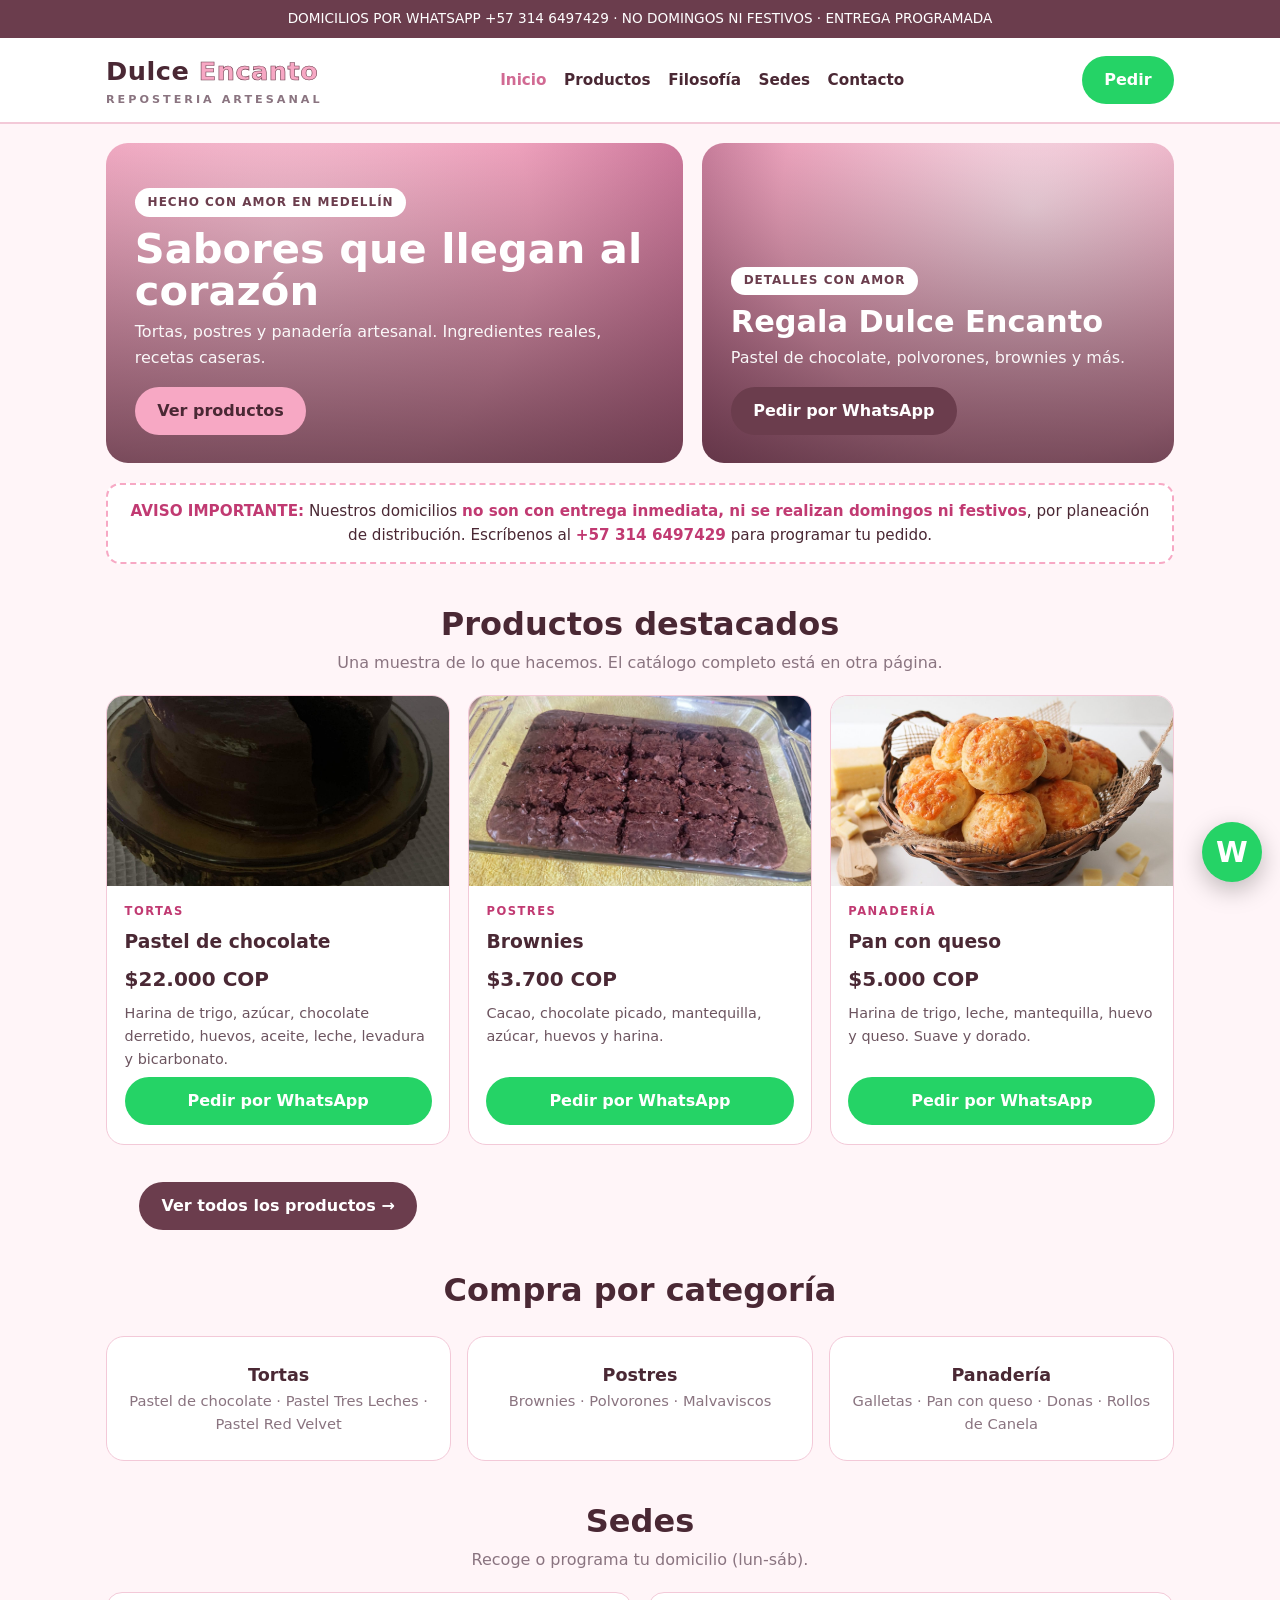
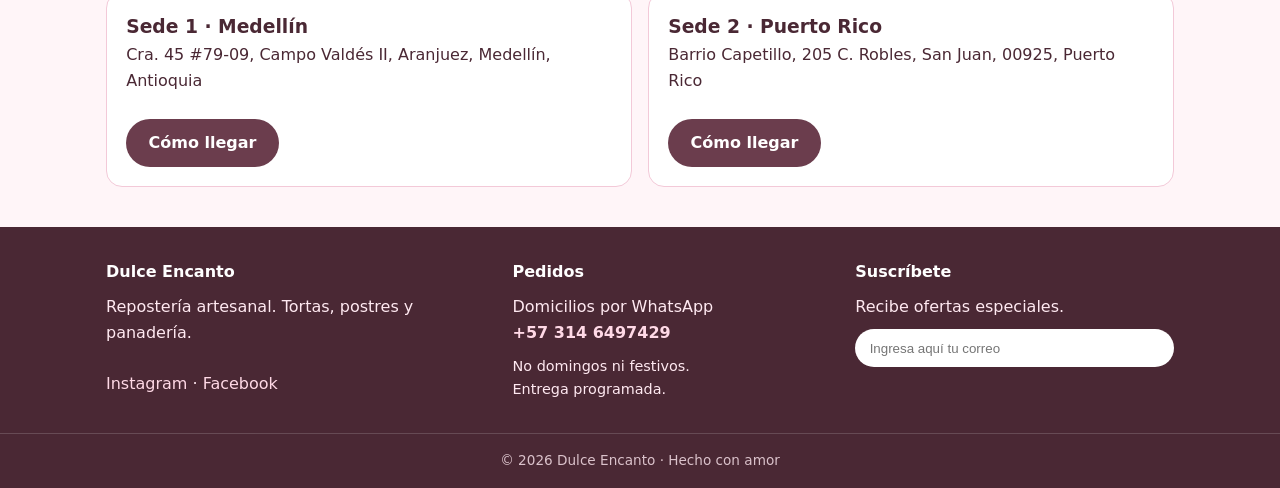
<file: index.html>
<!DOCTYPE html>
<html lang="es">
  <head>
    <meta charset="UTF-8">
    <meta name="viewport" content="width=device-width, initial-scale=1.0">
    <title>Dulce Encanto - Repostería artesanal</title>
    <meta name="description" content="Dulce Encanto - Tortas, postres y panadería artesanal en Medellín. Pedidos por WhatsApp.">
    <link rel="stylesheet" href="css/styles.css">
  </head>
  <body>
    <div class="franja-superior">DOMICILIOS POR WHATSAPP +57 314 6497429 · NO DOMINGOS NI FESTIVOS · ENTREGA PROGRAMADA</div>
    <header>
      <nav class="navegacion">
        <a class="logotipo" href="index.html">
          Dulce <span>Encanto</span>
          <small>REPOSTERIA ARTESANAL</small>
        </a>
        <div class="enlaces">
          <a href="index.html" class="activo">Inicio</a>
          <a href="productos.html">Productos</a>
          <a href="filosofia.html">Filosofía</a>
          <a href="#sedes">Sedes</a>
          <a href="#contacto">Contacto</a>
        </div>
        <a class="boton whatsapp" href="https://wa.me/573146497429?text=Hola%20Dulce%20Encanto%2C%20quiero%20hacer%20un%20pedido" target="_blank">Pedir</a>
      </nav>
    </header>

    <div class="portada">
      <div class="tarjeta-portada portada-principal">
        <div>
          <span class="etiqueta">HECHO CON AMOR EN MEDELLÍN</span>
          <h2>Sabores que llegan al corazón</h2>
          <p>Tortas, postres y panadería artesanal. Ingredientes reales, recetas caseras.</p>
          <a class="boton rosa" href="productos.html">Ver productos</a>
        </div>
      </div>
      <div class="tarjeta-portada portada-secundaria">
        <div>
          <span class="etiqueta">DETALLES CON AMOR</span>
          <h2 style="font-size:1.9rem">Regala Dulce Encanto</h2>
          <p>Pastel de chocolate, polvorones, brownies y más.</p>
          <a class="boton" href="https://wa.me/573146497429?text=Hola%2C%20quiero%20regalar%20un%20detalle%20de%20Dulce%20Encanto" target="_blank">Pedir por WhatsApp</a>
        </div>
      </div>
    </div>

    <div class="aviso">
      <div>
        <strong>AVISO IMPORTANTE:</strong> Nuestros domicilios
        <strong>no son con entrega inmediata, ni se realizan domingos ni festivos</strong>, por planeación de distribución. Escríbenos al
        <a href="https://wa.me/573146497429" target="_blank"><strong>+57 314 6497429</strong></a>
        para programar tu pedido.
      </div>
    </div>

    <section>
      <div class="titulo-seccion">
        <h2>Productos destacados</h2>
        <p>Una muestra de lo que hacemos. El catálogo completo está en otra página.</p>
      </div>
      <div class="cuadricula">
        <div class="tarjeta">
          <div class="foto"><img src="image/IMG_6051.jpg" alt="Pastel de chocolate" loading="lazy"></div>
          <div class="contenido-tarjeta">
            <span class="categoria">tortas</span>
            <h3>Pastel de chocolate</h3>
            <div class="precio">$22.000 COP</div>
            <p>Harina de trigo, azúcar, chocolate derretido, huevos, aceite, leche, levadura y bicarbonato.</p>
            <a class="boton whatsapp" target="_blank" href="https://wa.me/573146497429?text=Hola%20Dulce%20Encanto%2C%20quiero%20pedir%3A%20Pastel%20de%20chocolate">Pedir por WhatsApp</a>
          </div>
        </div>
        <div class="tarjeta">
          <div class="foto"><img src="image/IMG_6919.jpg" alt="Brownies" loading="lazy"></div>
          <div class="contenido-tarjeta">
            <span class="categoria">postres</span>
            <h3>Brownies</h3>
            <div class="precio">$3.700 COP</div>
            <p>Cacao, chocolate picado, mantequilla, azúcar, huevos y harina.</p>
            <a class="boton whatsapp" target="_blank" href="https://wa.me/573146497429?text=Hola%20Dulce%20Encanto%2C%20quiero%20pedir%3A%20Brownies">Pedir por WhatsApp</a>
          </div>
        </div>
        <div class="tarjeta">
          <div class="foto"><img src="image/pan-de-queso.jpg" alt="Pan con queso" loading="lazy"></div>
          <div class="contenido-tarjeta">
            <span class="categoria">panadería</span>
            <h3>Pan con queso</h3>
            <div class="precio">$5.000 COP</div>
            <p>Harina de trigo, leche, mantequilla, huevo y queso. Suave y dorado.</p>
            <a class="boton whatsapp" target="_blank" href="https://wa.me/573146497429?text=Hola%20Dulce%20Encanto%2C%20quiero%20pedir%3A%20Pan%20con%20queso">Pedir por WhatsApp</a>
          </div>
        </div>
      <div class="centrado">
        <a class="boton" href="productos.html">Ver todos los productos →</a>
      </div>
    </section>

    <section>
      <div class="titulo-seccion">
        <h2>Compra por categoría</h2>
      </div>
      <div class="categorias">
        <a href="productos.html#tortas">
          Tortas
          <small>Pastel de chocolate · Pastel Tres Leches · Pastel Red Velvet</small>
        </a>
        <a href="productos.html#postres">
          Postres
          <small>Brownies · Polvorones · Malvaviscos</small>
        </a>
        <a href="productos.html#panaderia">
          Panadería
          <small>Galletas · Pan con queso · Donas · Rollos de Canela</small>
        </a>
      </div>
    </section>

    <section id="sedes">
      <div class="titulo-seccion">
        <h2>Sedes</h2>
        <p>Recoge o programa tu domicilio (lun-sáb).</p>
      </div>
      <div class="sedes">
        <div class="sede">
          <h3>Sede 1 · Medellín</h3>
          <p>Cra. 45 #79-09, Campo Valdés II, Aranjuez, Medellín, Antioquia</p>
          <br>
          <a class="boton" href="https://www.google.com/maps/search/?api=1&query=Cra.+45+%2379-09+Campo+Valdes+Medellin" target="_blank">Cómo llegar</a>
        </div>
        <div class="sede">
          <h3>Sede 2 · Puerto Rico</h3>
          <p>Barrio Capetillo, 205 C. Robles, San Juan, 00925, Puerto Rico</p>
          <br>
          <a class="boton" href="https://www.google.com/maps/search/?api=1&query=205+Calle+Robles+Capetillo+San+Juan+Puerto+Rico" target="_blank">Cómo llegar</a>
        </div>
      </div>
    </section>

    <footer id="contacto">
      <div class="pie">
        <div>
          <h4>Dulce Encanto</h4>
          <p>Repostería artesanal. Tortas, postres y panadería.</p>
          <p>
            <br>
            <a href="https://www.instagram.com/garzon171108/" target="_blank">Instagram</a> ·
            <a href="https://www.facebook.com/juanjose.garzon.794" target="_blank">Facebook</a>
          </p>
        </div>
        <div>
          <h4>Pedidos</h4>
          <p>
            Domicilios por WhatsApp<br>
            <a href="https://wa.me/573146497429" target="_blank"><strong>+57 314 6497429</strong></a>
          </p>
          <p style="margin-top:.6rem;font-size:.9rem">
            No domingos ni festivos.<br>
            Entrega programada.
          </p>
        </div>
        <div class="suscripcion">
          <h4>Suscríbete</h4>
          <p>Recibe ofertas especiales.</p>
          <input type="email" placeholder="Ingresa aquí tu correo">
        </div>
      </div>
      <div class="derechos">© 2026 Dulce Encanto · Hecho con amor</div>
    </footer>
    <a class="whatsapp-flotante" href="https://wa.me/573146497429?text=Hola%20Dulce%20Encanto%2C%20quiero%20pedir" target="_blank" title="WhatsApp">W</a>
  </body>
</html>
</file>
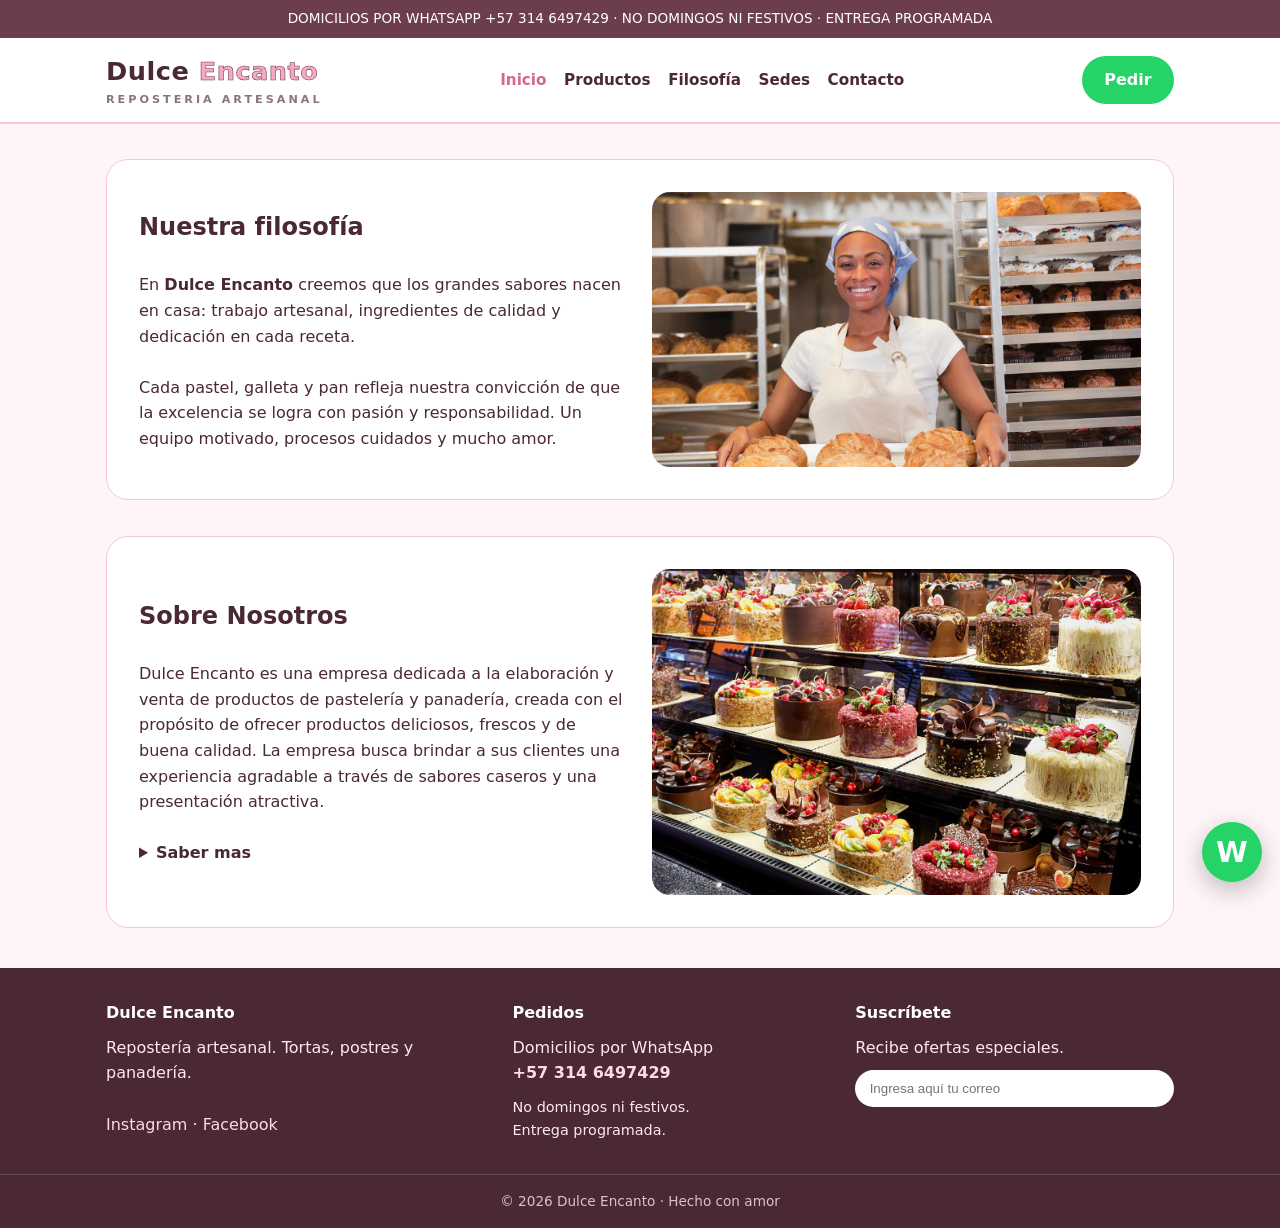
<file: filosofia.html>
<!DOCTYPE html>
<html lang="es">
  <head>
    <meta charset="UTF-8">
    <meta name="viewport" content="width=device-width, initial-scale=1.0">
    <title>Dulce Encanto - Repostería artesanal</title>
    <meta name="description" content="Dulce Encanto - Tortas, postres y panadería artesanal en Medellín. Pedidos por WhatsApp.">
    <link rel="stylesheet" href="css/styles.css">
  </head>
  <body>
    <div class="franja-superior">DOMICILIOS POR WHATSAPP +57 314 6497429 · NO DOMINGOS NI FESTIVOS · ENTREGA PROGRAMADA</div>
    <header>
      <nav class="navegacion">
        <a class="logotipo" href="index.html">
          Dulce <span>Encanto</span>
          <small>REPOSTERIA ARTESANAL</small>
        </a>
        <div class="enlaces">
          <a href="index.html" class="activo">Inicio</a>
          <a href="productos.html">Productos</a>
          <a href="#filosofia">Filosofía</a>
          <a href="#sedes">Sedes</a>
          <a href="#contacto">Contacto</a>
        </div>
        <a class="boton whatsapp" href="https://wa.me/573146497429?text=Hola%20Dulce%20Encanto%2C%20quiero%20hacer%20un%20pedido" target="_blank">Pedir</a>
      </nav>
    </header>
    <section id="filosofia">
      <div class="filosofia">
        <div>
          <h2>Nuestra filosofía</h2>
          <br>
          <p>En <strong>Dulce Encanto</strong> creemos que los grandes sabores nacen en casa: trabajo artesanal, ingredientes de calidad y dedicación en cada receta.</p>
          <br>
          <p>Cada pastel, galleta y pan refleja nuestra convicción de que la excelencia se logra con pasión y responsabilidad. Un equipo motivado, procesos cuidados y mucho amor.</p>
        </div>
        <div class="imagen-filosofia"><img src="image/U6PN663W5VCERHYHINX4J3TQE4.avif" alt="Preparación artesanal en Dulce Encanto" loading="lazy"></div>
      </div>
    </section>
    <section id="filosofia">
      <div class="filosofia">
        <div>
          <h2>Sobre Nosotros</h2>
          <br>
          <p>Dulce Encanto es una empresa dedicada a la elaboración y venta de productos de pastelería y panadería, creada con el propósito de ofrecer productos deliciosos, frescos y de buena calidad. La empresa busca brindar a sus clientes una experiencia agradable a través de sabores caseros y una presentación atractiva.</p>
          <br>
          <details>
            <summary><strong>Saber mas</strong></summary>
            <br>
          <p>Entre sus productos se encuentran diferentes tipos de pasteles, galletas, malvaviscos y panes con queso, elaborados con ingredientes seleccionados y preparados cuidadosamente para conservar su sabor y textura. Cada producto está pensado para satisfacer los gustos de los clientes y convertirse en una opción ideal para acompañar momentos especiales.

Dulce Encanto se caracteriza por su atención al cliente, la calidad de sus productos y el interés por ofrecer un servicio cercano y agradable. Su objetivo es seguir creciendo como empresa y convertirse en una pastelería reconocida por sus productos, creatividad y dedicación.

En conclusión, Dulce Encanto no solo busca vender productos de pastelería, sino también crear momentos especiales para sus clientes mediante sabores que transmitan alegría, cariño y, como su nombre lo indica, un verdadero dulce encanto.</p>

          </details>
          
        </div>
        <div class="imagen-filosofia"><img src="image/pastelerias-cdmx.jpg" alt="Preparación artesanal en Dulce Encanto" loading="lazy"></div>
      </div>
    </section>
     <footer id="contacto">
      <div class="pie">
        <div>
          <h4>Dulce Encanto</h4>
          <p>Repostería artesanal. Tortas, postres y panadería.</p>
          <p>
            <br>
            <a href="https://www.instagram.com/garzon171108/" target="_blank">Instagram</a> ·
            <a href="https://www.facebook.com/juanjose.garzon.794" target="_blank">Facebook</a>
          </p>
        </div>
        <div>
          <h4>Pedidos</h4>
          <p>
            Domicilios por WhatsApp<br>
            <a href="https://wa.me/573146497429" target="_blank"><strong>+57 314 6497429</strong></a>
          </p>
          <p style="margin-top:.6rem;font-size:.9rem">
            No domingos ni festivos.<br>
            Entrega programada.
          </p>
        </div>
        <div class="suscripcion">
          <h4>Suscríbete</h4>
          <p>Recibe ofertas especiales.</p>
          <input type="email" placeholder="Ingresa aquí tu correo">
        </div>
      </div>
      <div class="derechos">© 2026 Dulce Encanto · Hecho con amor</div>
    </footer>
    <a class="whatsapp-flotante" href="https://wa.me/573146497429?text=Hola%20Dulce%20Encanto%2C%20quiero%20pedir" target="_blank" title="WhatsApp">W</a>
  </body>
</html>
</file>
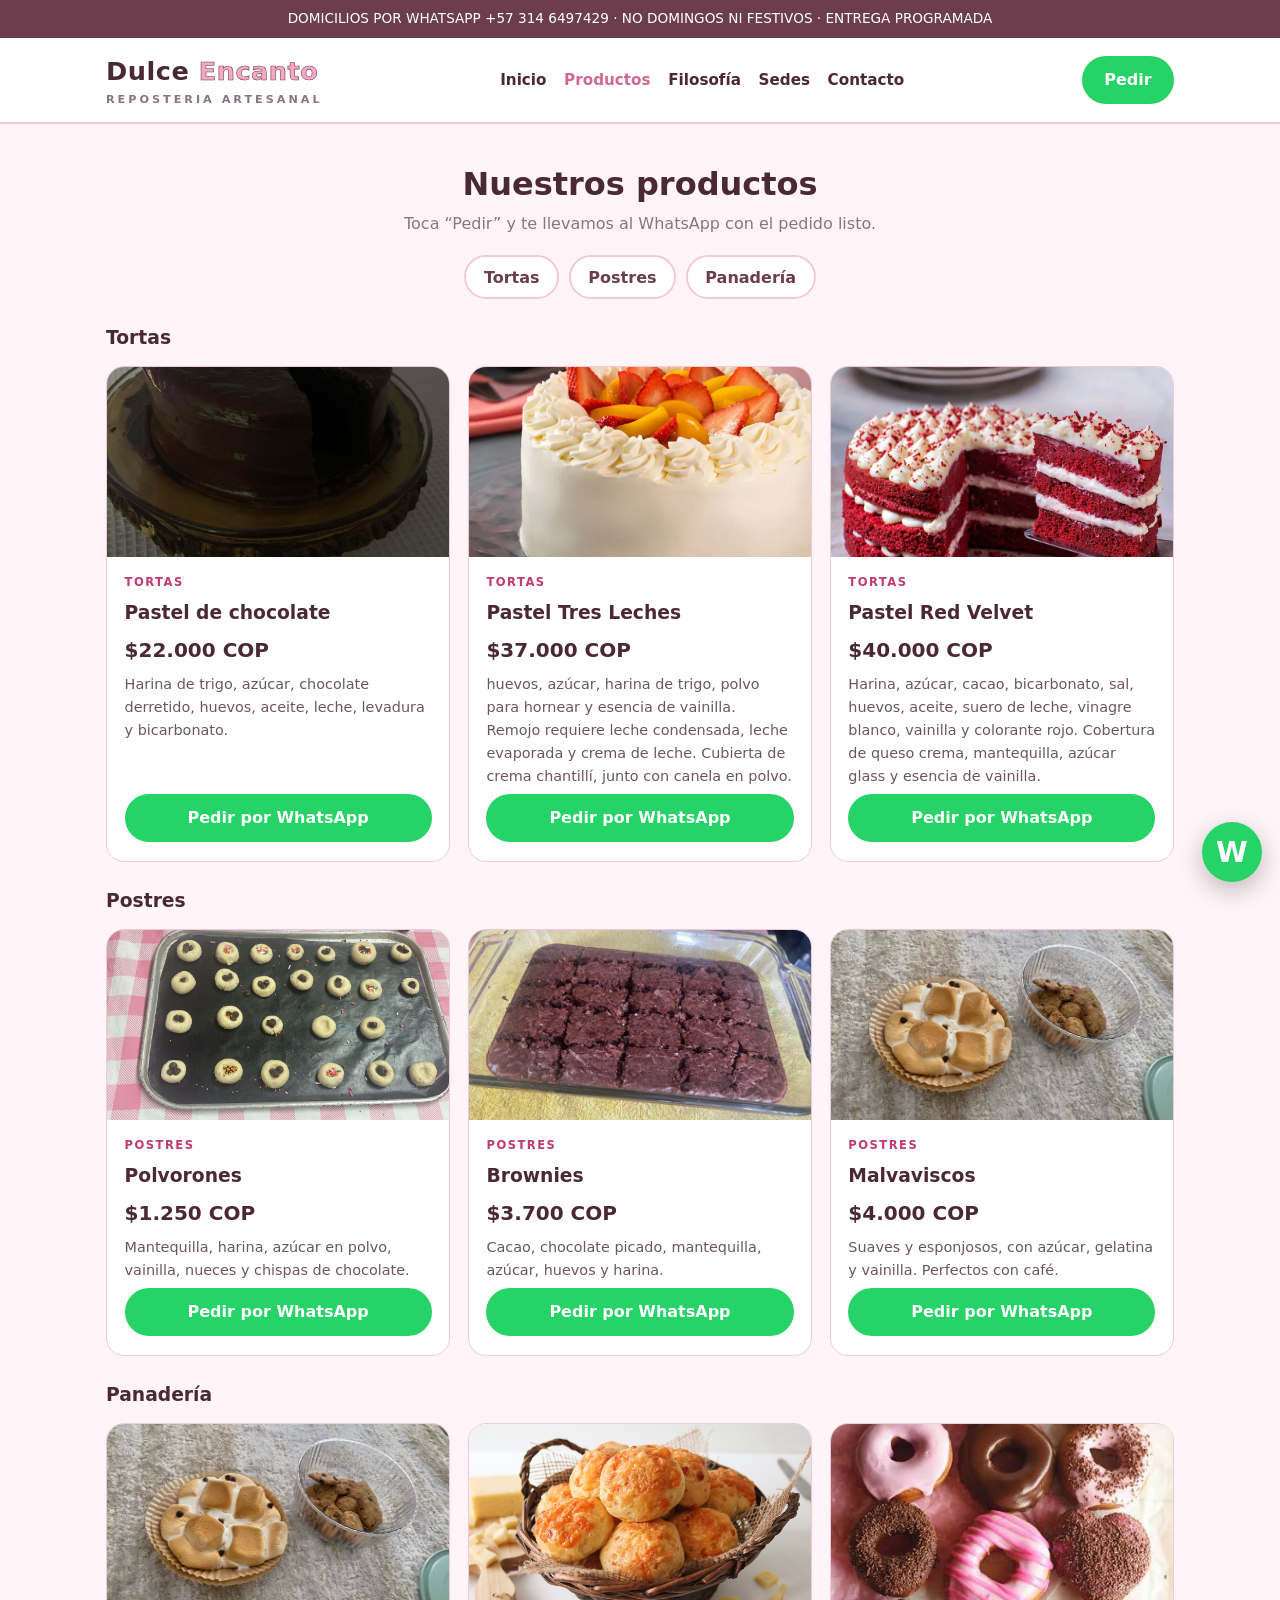
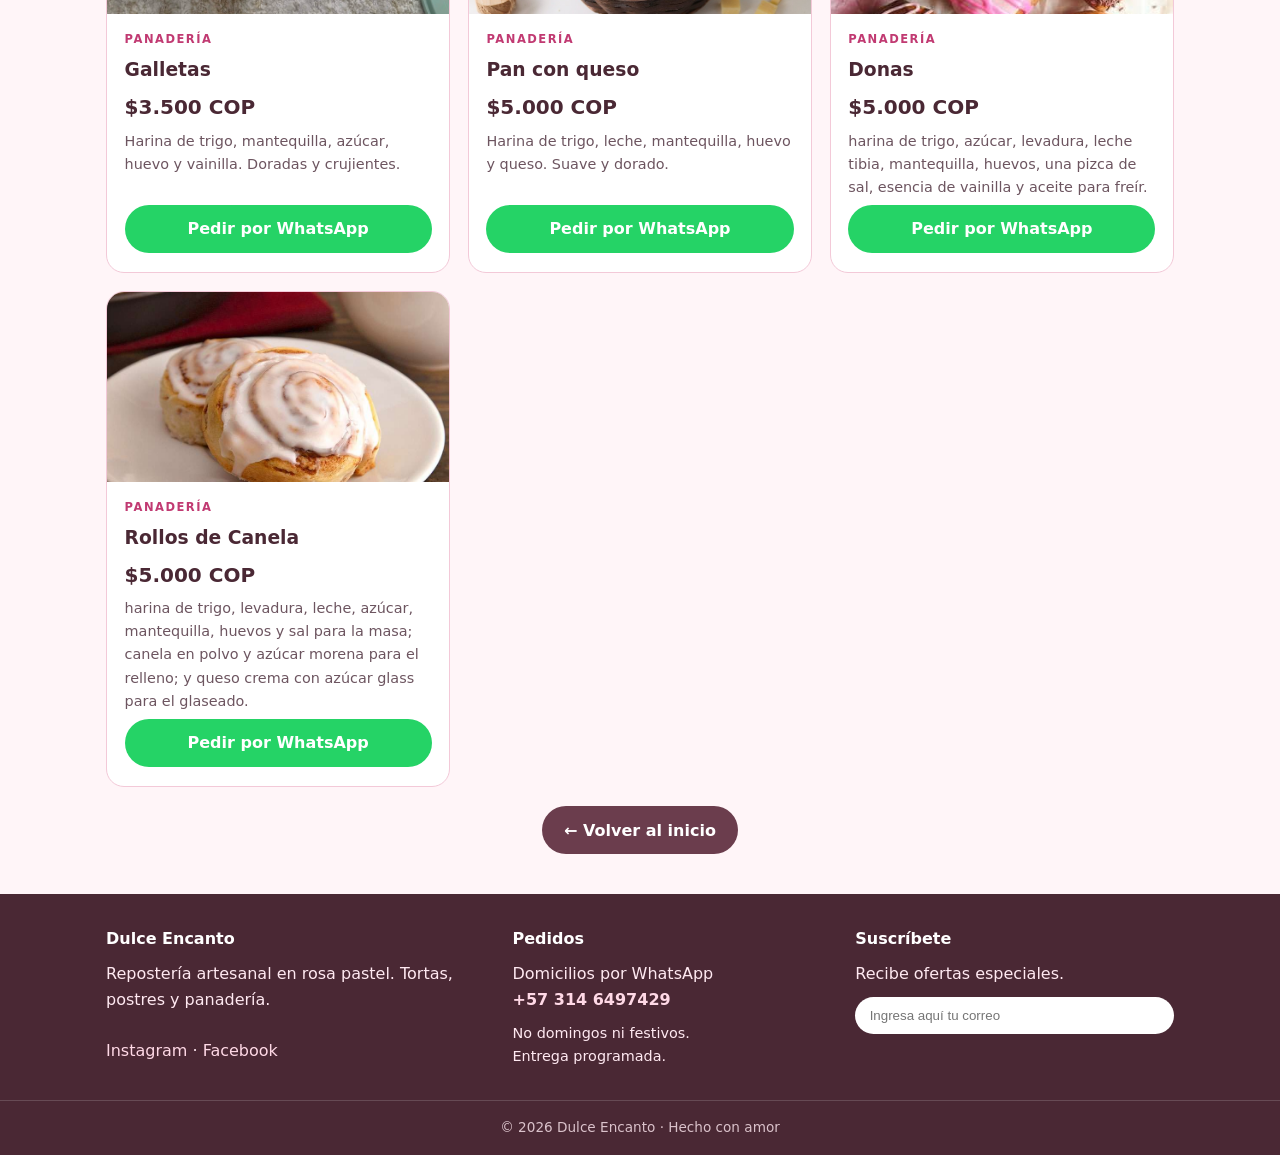
<file: productos.html>
<!DOCTYPE html>
<html lang="es">
  <head>
    <meta charset="UTF-8">
    <meta name="viewport" content="width=device-width, initial-scale=1.0">
    <title>Productos - Dulce Encanto</title>
    <meta name="description" content="Catálogo de Dulce Encanto: tortas, postres y panadería. Pedidos por WhatsApp.">
    <link rel="stylesheet" href="css/styles.css">
  </head>
  <body>
    <div class="franja-superior">DOMICILIOS POR WHATSAPP +57 314 6497429 · NO DOMINGOS NI FESTIVOS · ENTREGA PROGRAMADA</div>
    <header>
      <nav class="navegacion">
        <a class="logotipo" href="index.html">
          Dulce <span>Encanto</span>
          <small>REPOSTERIA ARTESANAL</small>
        </a>
        <div class="enlaces">
          <a href="index.html">Inicio</a>
          <a href="productos.html" class="activo">Productos</a>
          <a href="index.html#filosofia">Filosofía</a>
          <a href="index.html#sedes">Sedes</a>
          <a href="#contacto">Contacto</a>
        </div>
        <a class="boton whatsapp" href="https://wa.me/573146497429?text=Hola%20Dulce%20Encanto%2C%20quiero%20hacer%20un%20pedido" target="_blank">Pedir</a>
      </nav>
    </header>

    <section>
      <div class="titulo-seccion">
        <h2>Nuestros productos</h2>
        <p>Toca “Pedir” y te llevamos al WhatsApp con el pedido listo.</p>
      </div>
      <div class="filtros">
        <a href="#tortas">Tortas</a>
        <a href="#postres">Postres</a>
        <a href="#panaderia">Panadería</a>
      </div>

      <h3 id="tortas" style="margin:1.5rem 0 .8rem">Tortas</h3>
      <div class="cuadricula">
        <div class="tarjeta">
          <div class="foto"><img src="image/IMG_6051.jpg" alt="Pastel de chocolate" loading="lazy"></div>
          <div class="contenido-tarjeta">
            <span class="categoria">tortas</span>
            <h3>Pastel de chocolate</h3>
            <div class="precio">$22.000 COP</div>
            <p>Harina de trigo, azúcar, chocolate derretido, huevos, aceite, leche, levadura y bicarbonato.</p>
            <a class="boton whatsapp" target="_blank" href="https://wa.me/573146497429?text=Hola%20Dulce%20Encanto%2C%20quiero%20pedir%3A%20Pastel%20de%20chocolate">Pedir por WhatsApp</a>
          </div>
        </div>
        <div class="tarjeta">
          <div class="foto"><img src="image/44504.jpg.webp" alt="Pastel de tres leches" loading="lazy"></div>
          <div class="contenido-tarjeta">
            <span class="categoria">tortas</span>
            <h3>Pastel Tres Leches</h3>
            <div class="precio">$37.000 COP</div>
            <p> huevos, azúcar, harina de trigo, polvo para hornear y esencia de vainilla. Remojo requiere leche condensada, leche evaporada y crema de leche. Cubierta de crema chantillí, junto con canela en polvo.</p>
            <a class="boton whatsapp" target="_blank" href="https://wa.me/573146497429?text=Hola%20Dulce%20Encanto%2C%20quiero%20pedir%3A%20Pastel%20Tres%20Leches">Pedir por WhatsApp</a>
          </div>
        </div>
        <div class="tarjeta">
          <div class="foto"><img src="image/e7f68f7a-23c5-4803-a26e-b9d23aa8802f.avif" alt="Pastel de Red Velvet" loading="lazy"></div>
          <div class="contenido-tarjeta">
            <span class="categoria">tortas</span>
            <h3>Pastel Red Velvet</h3>
            <div class="precio">$40.000 COP</div>
            <p>Harina, azúcar, cacao, bicarbonato, sal, huevos, aceite, suero de leche, vinagre blanco, vainilla y colorante rojo. Cobertura de queso crema, mantequilla, azúcar glass y esencia de vainilla.</p>
            <a class="boton whatsapp" target="_blank" href="https://wa.me/573146497429?text=Hola%20Dulce%20Encanto%2C%20quiero%20pedir%3A%20Pastel%20Red%20Velvet">Pedir por WhatsApp</a>
          </div>
        </div>
      </div>

      <h3 id="postres" style="margin:1.5rem 0 .8rem">Postres</h3>
      <div class="cuadricula">
        <div class="tarjeta">
          <div class="foto"><img src="image/IMG_2247.jpg" alt="Polvorones" loading="lazy"></div>
          <div class="contenido-tarjeta">
            <span class="categoria">postres</span>
            <h3>Polvorones</h3>
            <div class="precio">$1.250 COP</div>
            <p>Mantequilla, harina, azúcar en polvo, vainilla, nueces y chispas de chocolate.</p>
            <a class="boton whatsapp" target="_blank" href="https://wa.me/573146497429?text=Hola%20Dulce%20Encanto%2C%20quiero%20pedir%3A%20Polvorones">Pedir por WhatsApp</a>
          </div>
        </div>
        <div class="tarjeta">
          <div class="foto"><img src="image/IMG_6919.jpg" alt="Brownies" loading="lazy"></div>
          <div class="contenido-tarjeta">
            <span class="categoria">postres</span>
            <h3>Brownies</h3>
            <div class="precio">$3.700 COP</div>
            <p>Cacao, chocolate picado, mantequilla, azúcar, huevos y harina.</p>
            <a class="boton whatsapp" target="_blank" href="https://wa.me/573146497429?text=Hola%20Dulce%20Encanto%2C%20quiero%20pedir%3A%20Brownies">Pedir por WhatsApp</a>
          </div>
        </div>
        <div class="tarjeta">
          <div class="foto"><img src="image/IMG_1490.jpg" alt="Malvaviscos" loading="lazy"></div>
          <div class="contenido-tarjeta">
            <span class="categoria">postres</span>
            <h3>Malvaviscos</h3>
            <div class="precio">$4.000 COP</div>
            <p>Suaves y esponjosos, con azúcar, gelatina y vainilla. Perfectos con café.</p>
            <a class="boton whatsapp" target="_blank" href="https://wa.me/573146497429?text=Hola%20Dulce%20Encanto%2C%20quiero%20pedir%3A%20Malvaviscos">Pedir por WhatsApp</a>
          </div>
        </div>
      </div>

      <h3 id="panaderia" style="margin:1.5rem 0 .8rem">Panadería</h3>
      <div class="cuadricula">
        <div class="tarjeta">
          <div class="foto"><img src="image/IMG_1490.jpg" alt="Galletas" loading="lazy"></div>
          <div class="contenido-tarjeta">
            <span class="categoria">panadería</span>
            <h3>Galletas</h3>
            <div class="precio">$3.500 COP</div>
            <p>Harina de trigo, mantequilla, azúcar, huevo y vainilla. Doradas y crujientes.</p>
            <a class="boton whatsapp" target="_blank" href="https://wa.me/573146497429?text=Hola%20Dulce%20Encanto%2C%20quiero%20pedir%3A%20Galletas">Pedir por WhatsApp</a>
          </div>
        </div>
        <div class="tarjeta">
          <div class="foto"><img src="image/pan-de-queso.jpg" alt="Pan con queso" loading="lazy"></div>
          <div class="contenido-tarjeta">
            <span class="categoria">panadería</span>
            <h3>Pan con queso</h3>
            <div class="precio">$5.000 COP</div>
            <p>Harina de trigo, leche, mantequilla, huevo y queso. Suave y dorado.</p>
            <a class="boton whatsapp" target="_blank" href="https://wa.me/573146497429?text=Hola%20Dulce%20Encanto%2C%20quiero%20pedir%3A%20Pan%20con%20queso">Pedir por WhatsApp</a>
          </div>
        </div>
        <div class="tarjeta">
          <div class="foto"><img src="image/images.jpg" alt="Donas" loading="lazy"></div>
          <div class="contenido-tarjeta">
            <span class="categoria">panadería</span>
            <h3>Donas</h3>
            <div class="precio">$5.000 COP</div>
            <p>harina de trigo, azúcar, levadura, leche tibia, mantequilla, huevos, una pizca de sal, esencia de vainilla y aceite para freír.</p>
            <a class="boton whatsapp" target="_blank" href="https://wa.me/573146497429?text=Hola%20Dulce%20Encanto%2C%20quiero%20pedir%3A%20Donas">Pedir por WhatsApp</a>
          </div>
        </div>
        <div class="tarjeta">
          <div class="foto"><img src="image/receta-rollo-canela-cinnamon-roll.jpg" alt="Rollo de Canela" loading="lazy"></div>
          <div class="contenido-tarjeta">
            <span class="categoria">panadería</span>
            <h3>Rollos de Canela</h3>
            <div class="precio">$5.000 COP</div>
            <p> harina de trigo, levadura, leche, azúcar, mantequilla, huevos y sal para la masa; canela en polvo y azúcar morena para el relleno; y queso crema con azúcar glass para el glaseado.</p>
            <a class="boton whatsapp" target="_blank" href="https://wa.me/573146497429?text=Hola%20Dulce%20Encanto%2C%20quiero%20pedir%3A%20Rollos%20de%20Canela">Pedir por WhatsApp</a>
          </div>
        </div>
      </div>

      <div class="centrado">
        <a class="boton" href="index.html">← Volver al inicio</a>
      </div>
    </section>

    <footer id="contacto">
      <div class="pie">
        <div>
          <h4>Dulce Encanto</h4>
          <p>Repostería artesanal en rosa pastel. Tortas, postres y panadería.</p>
          <p>
            <br>
            <a href="https://www.instagram.com/garzon171108/" target="_blank">Instagram</a> ·
            <a href="https://www.facebook.com/juanjose.garzon.794" target="_blank">Facebook</a>
          </p>
        </div>
        <div>
          <h4>Pedidos</h4>
          <p>
            Domicilios por WhatsApp<br>
            <a href="https://wa.me/573146497429" target="_blank"><strong>+57 314 6497429</strong></a>
          </p>
          <p style="margin-top:.6rem;font-size:.9rem">
            No domingos ni festivos.<br>
            Entrega programada.
          </p>
        </div>
        <div class="suscripcion">
          <h4>Suscríbete</h4>
          <p>Recibe ofertas especiales.</p>
          <input type="email" placeholder="Ingresa aquí tu correo">
        </div>
      </div>
      <div class="derechos">© 2026 Dulce Encanto · Hecho con amor</div>
    </footer>
    <a class="whatsapp-flotante" href="https://wa.me/573146497429?text=Hola%20Dulce%20Encanto%2C%20quiero%20pedir" target="_blank" title="WhatsApp">W</a>
  </body>
</html>
</file>
<file: css/styles.css>
:root {
  --rosa: #f7a8c4;
  --rosa-claro: #ffd9e6;
  --rosa-bg: #fff5f8;
  --cafe: #6b3d4d;
  --cafe-osc: #4a2834;
  --dorado: #d9a441;
  --blanco: #fff;
  --gris: #8a7480;
  --borde: #f3c9d8;
}

* {
  margin: 0;
  padding: 0;
  box-sizing: border-box;
}

body {
  font-family: 'Segoe UI', system-ui, Arial, sans-serif;
  background: var(--rosa-bg);
  color: var(--cafe-osc);
  line-height: 1.6;
}

a {
  text-decoration: none;
  color: inherit;
}

header {
  position: sticky;
  top: 0;
  z-index: 50;
  background: #fff;
  border-bottom: 2px solid var(--borde);
}

.franja-superior {
  background: var(--cafe);
  color: #fff;
  text-align: center;
  font-size: .85rem;
  padding: .5rem 1rem;
}

.navegacion {
  max-width: 1100px;
  margin: auto;
  display: flex;
  align-items: center;
  justify-content: space-between;
  padding: .8rem 1rem;
  gap: 1rem;
}

.logotipo {
  font-weight: 800;
  font-size: 1.6rem;
  letter-spacing: .5px;
}

.logotipo span {
  color: var(--rosa);
  -webkit-text-stroke: .6px var(--cafe);
}

.logotipo small {
  display: block;
  font-size: .7rem;
  font-weight: 600;
  letter-spacing: 3px;
  color: var(--gris);
}

.enlaces {
  display: flex;
  gap: 1.1rem;
  font-weight: 600;
  font-size: .95rem;
}

.enlaces a:hover,
.enlaces a.activo {
  color: #d16a93;
}

.boton {
  display: inline-block;
  background: var(--cafe);
  color: #fff;
  padding: .7rem 1.4rem;
  border-radius: 999px;
  font-weight: 700;
  border: 0;
  cursor: pointer;
}

.boton.rosa {
  background: var(--rosa);
  color: var(--cafe-osc);
}

.boton.whatsapp {
  background: #25D366;
  color: #fff;
}

.portada {
  max-width: 1100px;
  margin: 1.2rem auto;
  padding: 0 1rem;
  display: grid;
  grid-template-columns: 1.1fr .9fr;
  gap: 1.2rem;
}

.tarjeta-portada {
  border-radius: 22px;
  overflow: hidden;
  min-height: 320px;
  display: flex;
  align-items: flex-end;
  padding: 1.8rem;
  color: #fff;
  position: relative;
}

.tarjeta-portada h2 {
  font-size: 2.6rem;
  line-height: 1;
}

.tarjeta-portada p {
  margin: .5rem 0 1rem;
  opacity: .95;
}

.portada-principal {
  background: linear-gradient(180deg, rgba(74,40,52,.05), rgba(74,40,52,.72)), radial-gradient(circle at 30% 30%, #ffc9db, #f7a8c4 55%, #c96f96);
}

.portada-secundaria {
  background: linear-gradient(180deg, rgba(74,40,52,.05), rgba(74,40,52,.72)), radial-gradient(circle at 70% 20%, #ffe4ee, #f3a9c3 60%, #a85a7d);
}

.etiqueta {
  display: inline-block;
  background: #fff;
  color: var(--cafe);
  font-size: .75rem;
  font-weight: 800;
  letter-spacing: 1px;
  padding: .3rem .8rem;
  border-radius: 999px;
  margin-bottom: .7rem;
}

.aviso {
  max-width: 1100px;
  margin: 1rem auto;
  padding: 0 1rem;
}

.aviso div {
  background: #fff;
  border: 2px dashed var(--rosa);
  border-radius: 14px;
  padding: .9rem 1.1rem;
  font-size: .95rem;
  text-align: center;
}

.aviso strong {
  color: #c13a72;
}

section {
  max-width: 1100px;
  margin: 2.2rem auto;
  padding: 0 1rem;
}

.titulo-seccion {
  text-align: center;
  margin-bottom: 1.2rem;
}

.titulo-seccion h2 {
  font-size: 2rem;
}
summary{
  cursor: pointer;
}
.titulo-seccion p {
  color: var(--gris);
}

.filtros {
  display: flex;
  gap: .6rem;
  justify-content: center;
  flex-wrap: wrap;
  margin-bottom: 1.2rem;
}

.filtros a {
  border: 2px solid var(--borde);
  background: #fff;
  padding: .45rem 1.1rem;
  border-radius: 999px;
  font-weight: 700;
  color: var(--cafe);
}

.filtros a:hover {
  background: var(--cafe);
  color: #fff;
  border-color: var(--cafe);
}

.cuadricula {
  display: grid;
  grid-template-columns: repeat(3, 1fr);
  gap: 1.1rem;
}

.tarjeta {
  background: #fff;
  border: 1px solid var(--borde);
  border-radius: 18px;
  overflow: hidden;
  display: flex;
  flex-direction: column;
}

.foto {
  height: 190px;
  overflow: hidden;
  background: var(--rosa-claro);
}

.foto img {
  width: 100%;
  height: 100%;
  object-fit: cover;
  display: block;
}

.foto-1 {
  background: linear-gradient(135deg, #5b2e3e, #8d4b60);
}

.foto-2 {
  background: linear-gradient(135deg, #f7a8c4, #c96f96);
}

.foto-3 {
  background: linear-gradient(135deg, #7a4a2e, #c98a4b);
}

.foto-4 {
  background: linear-gradient(135deg, #ffb3c9, #ff7fa5);
}

.foto-5 {
  background: linear-gradient(135deg, #d9a441, #a86f1f);
}

.foto-6 {
  background: linear-gradient(135deg, #e9b44c, #b87a2a);
}

.contenido-tarjeta {
  padding: 1rem 1.1rem 1.2rem;
  display: flex;
  flex-direction: column;
  gap: .4rem;
  flex: 1;
}

.categoria {
  font-size: .72rem;
  font-weight: 800;
  letter-spacing: 1.5px;
  text-transform: uppercase;
  color: #c13a72;
}

.precio {
  font-size: 1.25rem;
  font-weight: 800;
}

.contenido-tarjeta p {
  font-size: .9rem;
  color: #6d5560;
}

.contenido-tarjeta .boton {
  margin-top: auto;
  text-align: center;
}

.filosofia {
  background: #fff;
  border: 1px solid var(--borde);
  border-radius: 22px;
  padding: 2rem;
  display: grid;
  grid-template-columns: 1fr 1fr;
  gap: 1.5rem;
  align-items: center;
}

.imagen-filosofia {
  border-radius: 18px;
  min-height: 240px;
  overflow: hidden;
  background: var(--rosa-claro);
}

.imagen-filosofia img {
  width: 100%;
  height: 100%;
  min-height: 240px;
  object-fit: cover;
  display: block;
}

.categorias {
  display: grid;
  grid-template-columns: repeat(3, 1fr);
  gap: 1rem;
}

.categorias a {
  background: #fff;
  border: 1px solid var(--borde);
  border-radius: 18px;
  padding: 1.5rem 1rem;
  text-align: center;
  font-weight: 800;
  font-size: 1.1rem;
}

.categorias small {
  display: block;
  color: var(--gris);
  font-weight: 500;
}

.sedes {
  display: grid;
  grid-template-columns: 1fr 1fr;
  gap: 1rem;
}

.sede {
  background: #fff;
  border: 1px solid var(--borde);
  border-radius: 16px;
  padding: 1.2rem;
}

footer {
  background: var(--cafe-osc);
  color: #ffe9f1;
  margin-top: 2.5rem;
}

.pie {
  max-width: 1100px;
  margin: auto;
  padding: 2rem 1rem;
  display: grid;
  grid-template-columns: 1.2fr 1fr 1fr;
  gap: 1.5rem;
}

.pie a {
  color: #ffd9e6;
}

.pie h4 {
  margin-bottom: .6rem;
  color: #fff;
}

.suscripcion input {
  padding: .7rem .9rem;
  border-radius: 999px;
  border: 0;
  width: 100%;
  margin: .6rem 0;
}

.whatsapp-flotante {
  position: fixed;
  right: 18px;
  bottom: 18px;
  background: #25D366;
  color: #fff;
  width: 60px;
  height: 60px;
  border-radius: 50%;
  display: flex;
  align-items: center;
  justify-content: center;
  font-size: 1.8rem;
  font-weight: 800;
  box-shadow: 0 8px 24px rgba(0,0,0,.25);
  z-index: 60;
}

.derechos {
  text-align: center;
  padding: 1rem;
  font-size: .85rem;
  opacity: .8;
  border-top: 1px solid rgba(255,255,255,.2);
}

.centrado {
  text-align: center;
  margin-top: 1.2rem;
}

@media (max-width: 850px) {
  .portada,
  .filosofia,
  .pie {
    grid-template-columns: 1fr;
  }

  .cuadricula {
    grid-template-columns: 1fr 1fr;
  }

  .categorias,
  .sedes {
    grid-template-columns: 1fr;
  }

  .enlaces {
    display: none;
  }
}

@media (max-width: 520px) {
  .cuadricula {
    grid-template-columns: 1fr;
  }

  .tarjeta-portada h2 {
    font-size: 2rem;
  }
}
</file>
